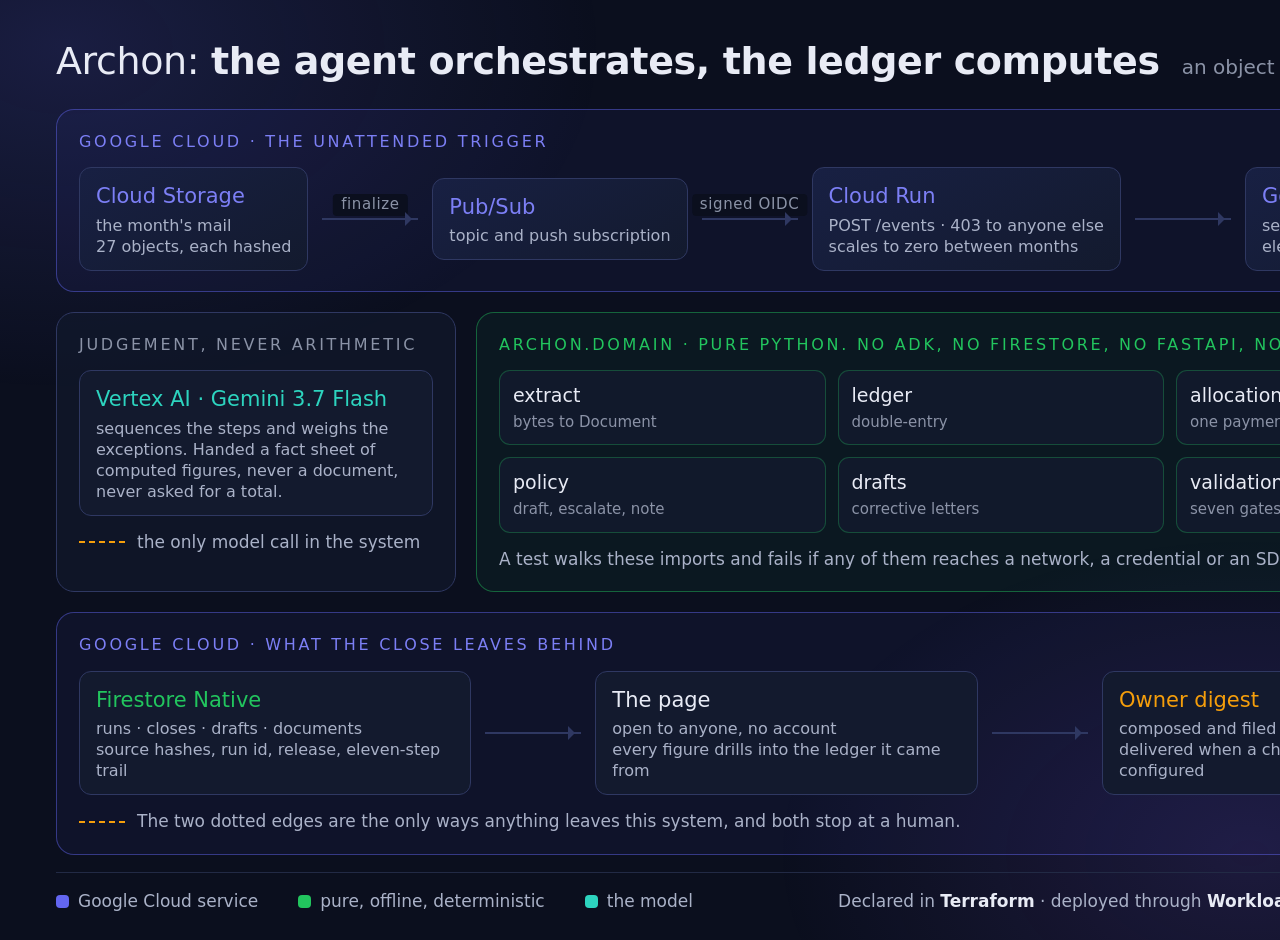
<file: video/architecture.html>
<!doctype html>
<html lang="en">
<head>
<meta charset="utf-8">
<title>Archon — architecture</title>
<!--
  The architecture diagram the submission asks for, rendered rather than drawn:
  every box here is a module or a service that exists, and the two dotted edges
  are the only places this system reaches the world.

  Rendered to PNG by video/shoot-stills.py. The README carries the same
  structure as mermaid, which GitHub renders inline; this is the version that
  can be handed to a form that wants a file.
-->
<style>
  :root {
    --bg: #0b0f1e; --card: #131a2e; --card-hi: #182043; --fill: #1b2440;
    --border: #222a45; --border-strong: #2f3862;
    --text: #e8ebf5; --text-2: #aab2c8; --text-3: #8b93a7;
    --primary: #6366f1; --primary-hi: #7c7ff5; --violet: #8b5cf6;
    --positive: #22c55e; --cyan: #2dd4bf; --warning: #f59e0b;
  }
  * { margin: 0; padding: 0; box-sizing: border-box; }
  html, body {
    width: 1920px; height: 940px; background: var(--bg); color: var(--text);
    font: 400 20px/1.45 "Segoe UI", -apple-system, system-ui, sans-serif;
    -webkit-font-smoothing: antialiased; overflow: hidden;
  }
  body::before {
    content: ""; position: fixed; inset: -20%;
    background:
      radial-gradient(44% 40% at 18% 18%, rgba(99,102,241,.17), transparent 68%),
      radial-gradient(40% 38% at 84% 82%, rgba(139,92,246,.14), transparent 66%);
  }
  main { position: relative; padding: 34px 56px 26px; height: 100%; display: flex; flex-direction: column; }

  header { display: flex; align-items: baseline; gap: 22px; margin-bottom: 20px; }
  header h1 { font-size: 38px; font-weight: 300; letter-spacing: -.01em; }
  header h1 b { font-weight: 600; }
  header .sub { font-size: 20px; color: var(--text-3); }

  .row { display: flex; gap: 20px; align-items: stretch; }
  .col { display: flex; flex-direction: column; gap: 16px; }

  .zone {
    border: 1px solid var(--border-strong); border-radius: 18px; padding: 20px 22px;
    background: rgba(19,26,46,.62); position: relative;
  }
  .zone > .z-title {
    font-size: 16px; letter-spacing: .17em; text-transform: uppercase;
    color: var(--text-3); margin-bottom: 14px;
  }
  .zone.gcp { border-color: rgba(99,102,241,.46); background: rgba(99,102,241,.055); }
  .zone.pure { border-color: rgba(34,197,94,.44); background: rgba(34,197,94,.05); }
  .zone.pure > .z-title { color: var(--positive); }
  .zone.gcp > .z-title { color: var(--primary-hi); }

  .node {
    border: 1px solid var(--border-strong); border-radius: 12px;
    padding: 13px 16px; background: var(--card); min-width: 150px;
  }
  .node .n { font-size: 21px; font-weight: 500; }
  .node .d { font-size: 16px; color: var(--text-2); margin-top: 3px; line-height: 1.32; }
  .node.svc { background: linear-gradient(150deg, var(--card-hi), var(--card)); }
  .node.svc .n { color: var(--primary-hi); }
  .node.model .n { color: var(--cyan); }
  .node.store .n { color: var(--positive); }
  .node.out .n { color: var(--warning); }

  .chain { display: flex; align-items: center; gap: 14px; flex-wrap: nowrap; }
  .arw { flex: 0 0 96px; height: 2px; background: var(--border-strong); position: relative; }
  .arw::after {
    content: ""; position: absolute; right: -1px; top: -6px;
    border: 7px solid transparent; border-left-color: var(--border-strong);
  }
  .arw.lbl::before {
    content: attr(data-l); position: absolute; top: -24px; left: 50%;
    transform: translateX(-50%); white-space: nowrap;
    font-size: 15px; color: var(--text-3); letter-spacing: .04em;
    background: var(--bg); padding: 0 8px; border-radius: 4px;
  }

  .grid8 { display: grid; grid-template-columns: repeat(4, 1fr); gap: 12px; }
  .pure-node {
    border: 1px solid rgba(34,197,94,.3); border-radius: 11px; padding: 11px 13px;
    background: rgba(19,26,46,.85);
  }
  .pure-node .n { font-size: 19px; font-weight: 500; }
  .pure-node .d { font-size: 15px; color: var(--text-3); margin-top: 2px; }

  .edge-note {
    margin-top: 14px; font-size: 17px; color: var(--text-2);
    display: flex; align-items: center; gap: 12px;
  }
  .dash { width: 46px; height: 0; border-top: 2px dashed var(--warning); }

  footer {
    margin-top: auto; padding-top: 16px; display: flex; gap: 40px; align-items: center;
    border-top: 1px solid var(--border); font-size: 17px; color: var(--text-2);
  }
  footer b { color: var(--text); }
  .keyline { display: flex; align-items: center; gap: 9px; }
  .swatch { width: 13px; height: 13px; border-radius: 4px; }
</style>
</head>
<body>
<main>
  <header>
    <h1>Archon: <b>the agent orchestrates, the ledger computes</b></h1>
    <span class="sub">an object landing in a bucket closes a month, unattended</span>
  </header>

  <div class="col" style="gap:20px">

    <!-- the trigger -->
    <div class="zone gcp">
      <div class="z-title">Google Cloud · the unattended trigger</div>
      <div class="chain">
        <div class="node svc"><div class="n">Cloud Storage</div>
          <div class="d">the month's mail<br>27 objects, each hashed</div></div>
        <div class="arw lbl" data-l="finalize"></div>
        <div class="node svc"><div class="n">Pub/Sub</div>
          <div class="d">topic and push subscription</div></div>
        <div class="arw lbl" data-l="signed OIDC"></div>
        <div class="node svc"><div class="n">Cloud Run</div>
          <div class="d">POST /events · 403 to anyone else<br>scales to zero between months</div></div>
        <div class="arw"></div>
        <div class="node svc"><div class="n">Google ADK agent</div>
          <div class="d">seven tools, one per step<br>eleven steps, nobody asked</div></div>
      </div>
    </div>

    <!-- what the agent may reach -->
    <div class="row">
      <div class="zone" style="flex:0 0 400px">
        <div class="z-title">Judgement, never arithmetic</div>
        <div class="node model"><div class="n">Vertex AI · Gemini 3.7 Flash</div>
          <div class="d">sequences the steps and weighs the exceptions.
            Handed a fact sheet of computed figures, never a document,
            never asked for a total.</div></div>
        <div class="edge-note"><span class="dash"></span>
          the only model call in the system</div>
      </div>

      <div class="zone pure" style="flex:1">
        <div class="z-title">archon.domain · pure Python. no ADK, no Firestore, no FastAPI, no network</div>
        <div class="grid8">
          <div class="pure-node"><div class="n">extract</div><div class="d">bytes to Document</div></div>
          <div class="pure-node"><div class="n">ledger</div><div class="d">double-entry</div></div>
          <div class="pure-node"><div class="n">allocation</div><div class="d">one payment, many loads</div></div>
          <div class="pure-node"><div class="n">exceptions</div><div class="d">ten detectors</div></div>
          <div class="pure-node"><div class="n">policy</div><div class="d">draft, escalate, note</div></div>
          <div class="pure-node"><div class="n">drafts</div><div class="d">corrective letters</div></div>
          <div class="pure-node"><div class="n">validation</div><div class="d">seven gates, can refuse</div></div>
          <div class="pure-node"><div class="n">digest</div><div class="d">the owner's letter</div></div>
        </div>
        <div class="edge-note">
          A test walks these imports and fails if any of them reaches a network,
          a credential or an SDK. That is why every figure reproduces on a laptop with no key.
        </div>
      </div>
    </div>

    <!-- where it lands -->
    <div class="zone gcp">
      <div class="z-title">Google Cloud · what the close leaves behind</div>
      <div class="chain">
        <div class="node store"><div class="n">Firestore Native</div>
          <div class="d">runs · closes · drafts · documents<br>source hashes, run id, release, eleven-step trail</div></div>
        <div class="arw"></div>
        <div class="node"><div class="n">The page</div>
          <div class="d">open to anyone, no account<br>every figure drills into the ledger it came from</div></div>
        <div class="arw"></div>
        <div class="node out"><div class="n">Owner digest</div>
          <div class="d">composed and filed<br>delivered when a channel is configured</div></div>
        <div class="arw"></div>
        <div class="node out"><div class="n">Counterparty letters</div>
          <div class="d">drafted and filed UNSENT<br>the one place a person is needed</div></div>
      </div>
      <div class="edge-note"><span class="dash"></span>
        The two dotted edges are the only ways anything leaves this system, and both stop at a human.
      </div>
    </div>
  </div>

  <footer>
    <span class="keyline"><span class="swatch" style="background:var(--primary)"></span>Google Cloud service</span>
    <span class="keyline"><span class="swatch" style="background:var(--positive)"></span>pure, offline, deterministic</span>
    <span class="keyline"><span class="swatch" style="background:var(--cyan)"></span>the model</span>
    <span style="margin-left:auto">Declared in <b>Terraform</b> · deployed through <b>Workload Identity Federation</b>, so no service-account key exists anywhere</span>
  </footer>
</main>
</body>
</html>
</file>
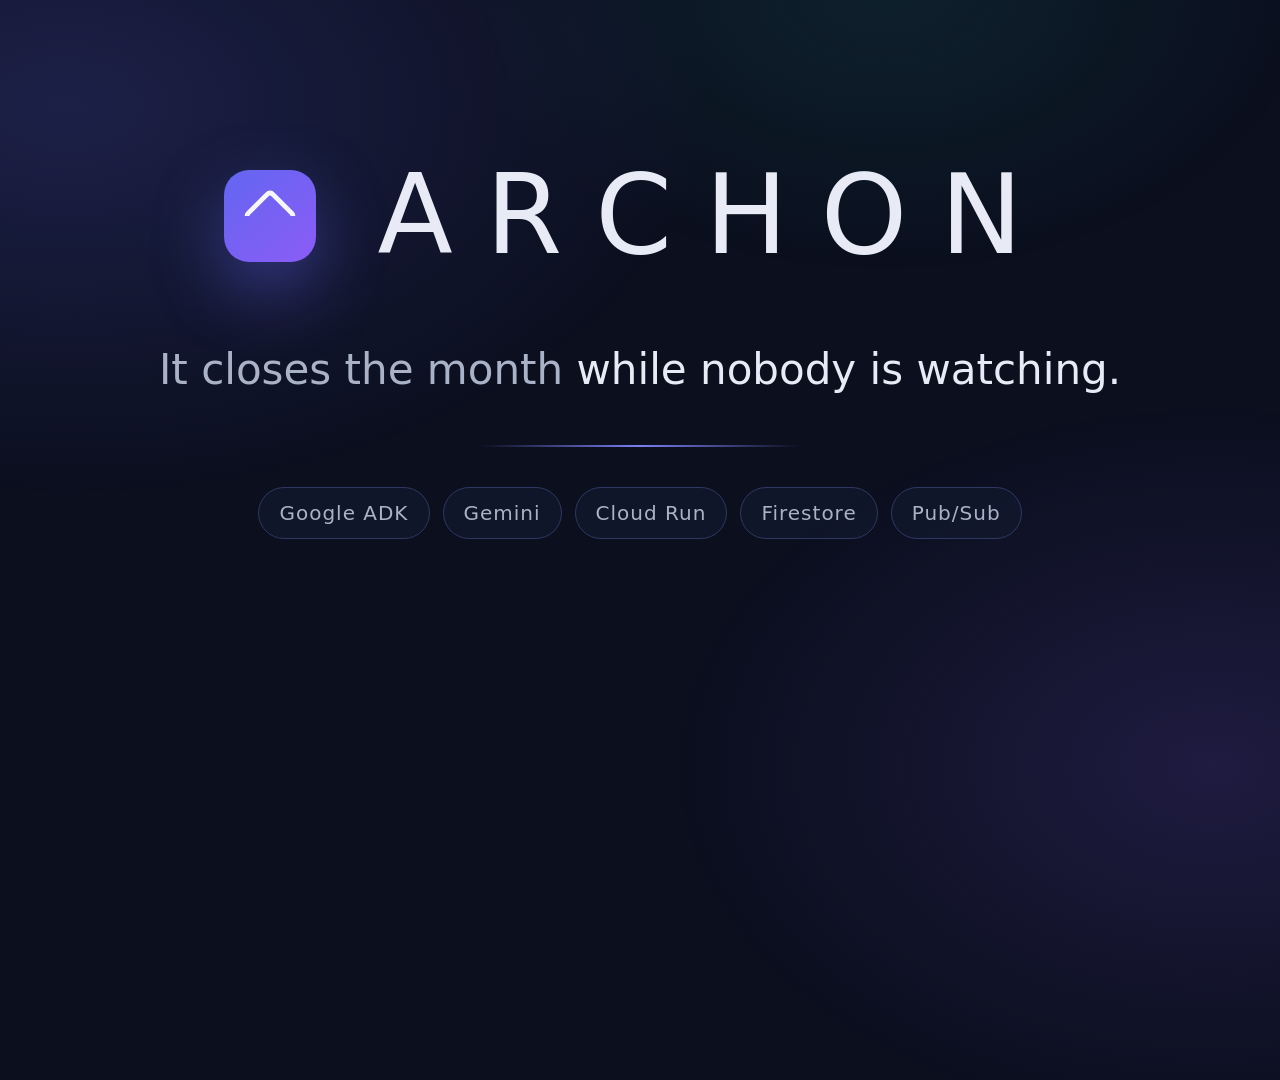
<file: video/deck.html>
<!doctype html>
<html lang="en">
<head>
<meta charset="utf-8">
<title>Archon — the slides the video opens and closes on</title>
<!--
  The video's own titles, not a route on the product: a bookkeeping service has
  no business serving a pitch deck, and a judge who found /deck on the
  deployment would be right to wonder. Filmed from file:// by
  video/capture_production.py, which drives it through window.archonDeck the
  same way it drives the guided tour, so the beats and the narration stay one
  timeline rather than two that drift.

  Every figure on these slides is Bell Ridge's July, the month the demo then
  closes on camera, and test_every_figure_on_the_opening_slides_is_a_figure_from_the_close
  holds them to it. The GCP slide is the exception and it is the honest kind:
  it renders the LIVE /api/health response, fetched from the deployment during
  the recording and injected by the capture, because a file:// page cannot
  reach across origins to fetch it itself.

  THE SAFE ZONE. build-video.py burns the captions in at the bottom of the
  frame. The first cut put the problem slide's punchline underneath them and
  the two collided on camera. Every stage now reserves --safe-bottom, and
  nothing may be laid out inside it.
-->
<style>
  :root {
    --bg: #0b0f1e; --bg-sunken: #080b16; --card: #131a2e; --card-hi: #182043;
    --fill: #1b2440; --border: #222a45; --border-strong: #2f3862;
    --text: #e8ebf5; --text-2: #aab2c8; --text-3: #8b93a7;
    --primary: #6366f1; --primary-hi: #7c7ff5; --violet: #8b5cf6;
    --positive: #22c55e; --cyan: #2dd4bf; --warning: #f59e0b;
    --error: #f43f5e; --info: #38bdf8;
    /* Measured off the first cut: the caption box tops out around y=830. */
    --safe-bottom: 300px;
  }

  * { margin: 0; padding: 0; box-sizing: border-box; }

  html, body {
    width: 1920px; height: 1080px; overflow: hidden;
    background: var(--bg); color: var(--text);
    font: 400 24px/1.5 "Segoe UI", -apple-system, system-ui, sans-serif;
    -webkit-font-smoothing: antialiased;
  }

  body::before {
    content: ""; position: fixed; inset: -30%;
    background:
      radial-gradient(46% 40% at 22% 26%, rgba(99,102,241,.20), transparent 68%),
      radial-gradient(40% 38% at 78% 72%, rgba(139,92,246,.16), transparent 66%),
      radial-gradient(34% 32% at 62% 18%, rgba(45,212,191,.09), transparent 62%);
    animation: drift 42s ease-in-out infinite alternate;
  }
  @keyframes drift {
    from { transform: translate3d(-2.5%, -1.5%, 0) scale(1); }
    to   { transform: translate3d(2.5%, 1.5%, 0) scale(1.09); }
  }

  .stage {
    position: fixed; inset: 0; display: none;
    padding: 72px 128px var(--safe-bottom);
    flex-direction: column; justify-content: center;
  }
  .stage.on { display: flex; }

  .num { font-variant-numeric: tabular-nums; font-feature-settings: "tnum" 1; }

  @keyframes rise { from { opacity: 0; transform: translateY(24px); } to { opacity: 1; transform: none; } }
  @keyframes widen { from { transform: scaleX(0); } to { transform: scaleX(1); } }
  @keyframes pop {
    0%   { opacity: 0; transform: translateY(16px) scale(.93); }
    62%  { opacity: 1; transform: translateY(-3px) scale(1.02); }
    100% { opacity: 1; transform: none; }
  }
  .stage.on [data-in] { opacity: 0; animation: rise .82s cubic-bezier(.2,.7,.3,1) forwards; }

  .kicker {
    font-size: 21px; letter-spacing: .26em; text-transform: uppercase;
    color: var(--primary-hi); margin-bottom: 20px;
  }
  h1 { font-size: 56px; font-weight: 300; line-height: 1.14; letter-spacing: -.01em; max-width: 1500px; }
  h1 b { font-weight: 600; }
  h1 .hi { color: var(--primary-hi); font-weight: 600; }

  /* ── 1. title ──────────────────────────────────────────────────────────── */
  #s-title { align-items: center; justify-content: center; text-align: center; }
  .mark { display: flex; align-items: center; gap: 28px; margin-bottom: 40px; }
  .glyph {
    width: 92px; height: 92px; border-radius: 25px; position: relative;
    background: linear-gradient(140deg, var(--primary) 0%, var(--violet) 100%);
    box-shadow: 0 26px 70px rgba(99,102,241,.44);
  }
  .glyph::after {
    content: ""; position: absolute; inset: 26px;
    border: 5px solid rgba(255,255,255,.94); border-radius: 7px;
    border-right-color: transparent; border-bottom-color: transparent;
    transform: rotate(45deg);
  }
  .wordmark { font-size: 110px; font-weight: 200; letter-spacing: .30em; padding-left: .30em; }
  .wordmark span { display: inline-block; opacity: 0; animation: pop .74s cubic-bezier(.2,.7,.3,1) forwards; }
  .tagline { font-size: 42px; font-weight: 300; color: var(--text-2); }
  .tagline b { color: var(--text); font-weight: 500; }
  .rule {
    width: 320px; height: 2px; margin: 44px auto 0; transform-origin: center;
    background: linear-gradient(90deg, transparent, var(--primary-hi), transparent);
    animation: widen 1.1s cubic-bezier(.2,.7,.3,1) .9s both;
  }
  .badges { display: flex; gap: 13px; margin-top: 40px; flex-wrap: wrap; justify-content: center; }
  .badge {
    padding: 10px 20px; border: 1px solid var(--border-strong); border-radius: 999px;
    background: rgba(19,26,46,.72); color: var(--text-2); font-size: 20px; letter-spacing: .05em;
  }

  /* ── 2. the problem ────────────────────────────────────────────────────── */
  .flow { margin-top: 44px; display: flex; align-items: center; gap: 40px; }
  .credit {
    padding: 26px 34px; border-radius: 18px; min-width: 372px;
    background: linear-gradient(150deg, var(--card-hi), var(--card));
    border: 1px solid var(--border-strong); box-shadow: 0 26px 64px rgba(0,0,0,.46);
  }
  .credit .lab { font-size: 19px; color: var(--text-3); letter-spacing: .1em; text-transform: uppercase; }
  .credit .amt { font-size: 58px; font-weight: 300; margin-top: 8px; color: var(--cyan); }
  .credit .sub { font-size: 20px; color: var(--text-2); margin-top: 8px; }
  .arrow { flex: 0 0 76px; height: 2px; background: var(--border-strong); position: relative; }
  .arrow::after {
    content: ""; position: absolute; right: -1px; top: -7px;
    border: 8px solid transparent; border-left-color: var(--border-strong);
  }
  .loads { display: grid; grid-template-columns: repeat(4, 1fr); gap: 13px; flex: 1; }
  .load {
    padding: 14px 17px; border-radius: 12px; background: var(--card);
    border: 1px solid var(--border); opacity: 0;
    animation: pop .58s cubic-bezier(.2,.7,.3,1) forwards;
  }
  .load .ref { font-size: 19px; color: var(--text-2); letter-spacing: .04em; }
  .load .val { font-size: 25px; margin-top: 4px; }
  .load.short  { border-color: rgba(244,63,94,.5);  background: rgba(244,63,94,.07); }
  .load.short .val  { color: var(--error); }
  .load.orphan { border-color: rgba(245,158,11,.5); background: rgba(245,158,11,.07); }
  .load.orphan .val { color: var(--warning); }
  .stage.on .load:nth-child(1) { animation-delay: 3.10s; }
  .stage.on .load:nth-child(2) { animation-delay: 3.32s; }
  .stage.on .load:nth-child(3) { animation-delay: 3.54s; }
  .stage.on .load:nth-child(4) { animation-delay: 3.76s; }
  .stage.on .load:nth-child(5) { animation-delay: 3.98s; }
  .stage.on .load:nth-child(6) { animation-delay: 4.20s; }
  .stage.on .load:nth-child(7) { animation-delay: 4.42s; }
  .stage.on .load:nth-child(8) { animation-delay: 4.64s; }

  .under { margin-top: 30px; display: flex; align-items: center; gap: 34px; flex-wrap: wrap; }
  .fee {
    display: inline-flex; align-items: baseline; gap: 14px;
    padding: 14px 24px; border-radius: 13px;
    background: rgba(245,158,11,.09); border: 1px solid rgba(245,158,11,.36);
    opacity: 0; animation: rise .8s cubic-bezier(.2,.7,.3,1) 6.0s forwards;
  }
  .fee .k { color: var(--warning); font-size: 22px; }
  .fee .v { font-size: 28px; color: var(--text); }
  .fee .n { color: var(--text-3); font-size: 20px; }
  .punch {
    font-size: 42px; font-weight: 300; line-height: 1.25;
    opacity: 0; animation: rise .95s cubic-bezier(.2,.7,.3,1) 8.4s forwards;
  }
  .punch b { font-weight: 600; color: var(--primary-hi); }

  /* ── 3. value ──────────────────────────────────────────────────────────── */
  .steps { margin-top: 40px; display: grid; grid-template-columns: repeat(3, 1fr); gap: 18px; }
  .step {
    padding: 22px 24px; border-radius: 15px; background: var(--card);
    border: 1px solid var(--border); opacity: 0;
    animation: rise .74s cubic-bezier(.2,.7,.3,1) forwards;
  }
  .stage.on .step:nth-child(1) { animation-delay: .70s; }
  .stage.on .step:nth-child(2) { animation-delay: .92s; }
  .stage.on .step:nth-child(3) { animation-delay: 1.14s; }
  .stage.on .step:nth-child(4) { animation-delay: 1.36s; }
  .stage.on .step:nth-child(5) { animation-delay: 1.58s; }
  .stage.on .step:nth-child(6) { animation-delay: 1.80s; }
  .step .i { font-size: 18px; letter-spacing: .16em; text-transform: uppercase; color: var(--primary-hi); }
  .step .t { font-size: 27px; font-weight: 500; margin-top: 8px; }
  .step .d { font-size: 19px; color: var(--text-2); margin-top: 6px; line-height: 1.4; }
  .outcome { margin-top: 34px; display: flex; align-items: center; gap: 44px;
             opacity: 0; animation: rise .9s cubic-bezier(.2,.7,.3,1) 2.4s forwards; }
  .figure .n { font-size: 56px; font-weight: 300; color: var(--positive); }
  .figure .n.cool { color: var(--cyan); }
  .figure .l { font-size: 19px; color: var(--text-3); margin-top: 4px; }
  .divider { width: 1px; height: 68px; background: var(--border-strong); }

  /* ── 4. it runs on Google Cloud ────────────────────────────────────────── */
  .facts { margin-top: 40px; display: grid; grid-template-columns: repeat(3, 1fr); gap: 18px; }
  .fact {
    padding: 24px 28px; border-radius: 15px; border: 1px solid var(--border-strong);
    background: linear-gradient(150deg, var(--card-hi), var(--card));
    opacity: 0; animation: rise .7s cubic-bezier(.2,.7,.3,1) forwards;
  }
  .stage.on .fact:nth-child(1) { animation-delay: .55s; }
  .stage.on .fact:nth-child(2) { animation-delay: .75s; }
  .stage.on .fact:nth-child(3) { animation-delay: .95s; }
  .stage.on .fact:nth-child(4) { animation-delay: 1.15s; }
  .stage.on .fact:nth-child(5) { animation-delay: 1.35s; }
  .stage.on .fact:nth-child(6) { animation-delay: 1.55s; }
  .fact .k { font-size: 18px; letter-spacing: .14em; text-transform: uppercase; color: var(--text-3); }
  .fact .v { font-size: 34px; font-weight: 500; margin-top: 8px; }
  /* The host is 38 characters and break-all split it mid-word, which reads as
     a rendering fault rather than a URL. It gets the width of two cards and a
     size that fits on one line. */
  .fact.wide { grid-column: span 2; }
  .fact.wide .v { font-size: 40px; }
  .fact .v.cool { color: var(--cyan); }
  .fact .v.ok { color: var(--positive); }
  .live {
    margin-top: 30px; display: inline-flex; align-items: center; gap: 14px;
    align-self: flex-start; padding: 13px 24px; border-radius: 999px;
    background: rgba(34,197,94,.08); border: 1px solid rgba(34,197,94,.34);
    opacity: 0; animation: rise .8s cubic-bezier(.2,.7,.3,1) 1.9s forwards;
  }
  .live .dot {
    width: 11px; height: 11px; border-radius: 50%; background: var(--positive);
    box-shadow: 0 0 0 0 rgba(34,197,94,.6); animation: ping 1.9s ease-out infinite;
  }
  @keyframes ping { to { box-shadow: 0 0 0 15px rgba(34,197,94,0); } }
  .live .t { font-size: 22px; color: var(--text-2); }
  .live .t b { color: var(--text); }

  /* ── 5. the close ──────────────────────────────────────────────────────── */
  #s-outro { align-items: center; justify-content: center; text-align: center; }
  #s-outro .mark { margin-bottom: 30px; }
  .outro-line { font-size: 46px; font-weight: 300; line-height: 1.3; max-width: 1400px; }
  .outro-line b { font-weight: 600; }
  .outro-line .hi { color: var(--primary-hi); font-weight: 600; }
  .links { margin-top: 44px; display: flex; gap: 18px; justify-content: center; flex-wrap: wrap; }
  .link {
    padding: 16px 30px; border-radius: 14px; border: 1px solid var(--border-strong);
    background: rgba(19,26,46,.8); font-size: 25px; color: var(--text);
  }
  .link span { color: var(--text-3); font-size: 20px; display: block; margin-bottom: 4px;
               letter-spacing: .12em; text-transform: uppercase; }
</style>
</head>
<body>

<section class="stage" id="s-title">
  <div class="mark">
    <div class="glyph" data-in style="animation-delay:.1s"></div>
    <div class="wordmark" id="wordmark"></div>
  </div>
  <p class="tagline" data-in style="animation-delay:1.35s">
    It closes the month <b>while nobody is watching.</b>
  </p>
  <div class="rule"></div>
  <div class="badges">
    <span class="badge" data-in style="animation-delay:1.9s">Google ADK</span>
    <span class="badge" data-in style="animation-delay:2.0s">Gemini</span>
    <span class="badge" data-in style="animation-delay:2.1s">Cloud Run</span>
    <span class="badge" data-in style="animation-delay:2.2s">Firestore</span>
    <span class="badge" data-in style="animation-delay:2.3s">Pub/Sub</span>
  </div>
</section>

<section class="stage" id="s-problem">
  <p class="kicker" data-in>The month nobody closes</p>
  <h1 data-in style="animation-delay:.2s">
    A broker does not pay per load.
    It pays <b>once a fortnight</b> — one bank credit, covering eight.
  </h1>

  <div class="flow">
    <div class="credit" data-in style="animation-delay:1.5s">
      <div class="lab">One bank credit</div>
      <div class="amt num">$18,667.65</div>
      <div class="sub">Thackery Freight Exchange · TFX-RA-4417</div>
    </div>
    <div class="arrow" data-in style="animation-delay:2.6s"></div>
    <!-- The eight lines TFX-RA-4417 actually settles, at the amounts it
         actually paid. Two are the month's own defects, marked and not
         narrated: L-7105 was invoiced 2,460.00 and paid 2,260.00, and L-7099
         is paid with no load confirmation anywhere in the mail. The demo finds
         both on camera a minute later. -->
    <div class="loads">
      <div class="load"><div class="ref">L-7101</div><div class="val num">$2,450</div></div>
      <div class="load"><div class="ref">L-7102</div><div class="val num">$3,250</div></div>
      <div class="load"><div class="ref">L-7103</div><div class="val num">$1,875</div></div>
      <div class="load"><div class="ref">L-7104</div><div class="val num">$2,940</div></div>
      <div class="load short"><div class="ref">L-7105</div><div class="val num">$2,260</div></div>
      <div class="load"><div class="ref">L-7106</div><div class="val num">$3,480</div></div>
      <div class="load"><div class="ref">L-7107</div><div class="val num">$1,650</div></div>
      <div class="load orphan"><div class="ref">L-7099</div><div class="val num">$1,340</div></div>
    </div>
  </div>

  <div class="under">
    <div class="fee">
      <span class="k">− factoring fee</span>
      <span class="v num">$577.35</span>
      <span class="n">charged once on the batch</span>
    </div>
    <p class="punch">The bank shows <b>one number.</b> The books need <b>eight.</b></p>
  </div>
</section>

<section class="stage" id="s-value">
  <p class="kicker" data-in>What Archon does about it</p>
  <h1 data-in style="animation-delay:.2s">
    Eleven steps, <b>start to finish, with nobody in the loop.</b>
  </h1>
  <div class="steps">
    <div class="step"><div class="i">01</div><div class="t">Reads the mail</div>
      <div class="d">Documents land in Cloud Storage. Pub/Sub wakes the agent. Nothing is pressed.</div></div>
    <div class="step"><div class="i">02</div><div class="t">Posts the books</div>
      <div class="d">A double-entry journal, and the broker payment split back across the loads it settles.</div></div>
    <div class="step"><div class="i">03</div><div class="t">Finds what is wrong</div>
      <div class="d">Ten deterministic detectors. Short payments, duplicate charges, spend with no paperwork.</div></div>
    <div class="step"><div class="i">04</div><div class="t">Writes the letters</div>
      <div class="d">The corrective documents, drafted and filed unsent. Approval stays with the owner.</div></div>
    <div class="step"><div class="i">05</div><div class="t">Checks its own work</div>
      <div class="d">Seven gates over the finished books. A close it cannot verify is blocked, not filed.</div></div>
    <div class="step"><div class="i">06</div><div class="t">Files the month</div>
      <div class="d">Books, drafts and an eleven-step trail in Firestore, tied to the bytes they came from.</div></div>
  </div>
  <div class="outcome">
    <div class="figure"><div class="n num">$612.85</div><div class="l">was quietly leaking, and is recoverable</div></div>
    <div class="divider"></div>
    <div class="figure"><div class="n cool num">10</div><div class="l">exceptions found, three of them errors</div></div>
    <div class="divider"></div>
    <div class="figure"><div class="n cool num">5</div><div class="l">letters written, and not one of them sent</div></div>
  </div>
</section>

<section class="stage" id="s-cloud">
  <p class="kicker" data-in>This is not a laptop</p>
  <h1 data-in style="animation-delay:.2s">
    The deployment <b>answers for itself</b> — and this is what it just said.
  </h1>
  <div class="facts">
    <div class="fact wide"><div class="k">Serving from</div><div class="v cool" id="f-url">—</div></div>
    <div class="fact"><div class="k">Cloud Run revision</div><div class="v" id="f-revision">—</div></div>
    <div class="fact"><div class="k">Release</div><div class="v" id="f-release">—</div></div>
    <div class="fact"><div class="k">Trail persisted to</div><div class="v ok" id="f-store">—</div></div>
    <div class="fact"><div class="k">Close driven by</div><div class="v ok" id="f-driver">—</div></div>
    <div class="fact"><div class="k">Model</div><div class="v ok" id="f-model">—</div></div>
  </div>
  <div class="live">
    <span class="dot"></span>
    <span class="t">Read from <b id="f-endpoint">/api/health</b> during this recording. The
      month on screen was closed by <b id="f-closerel">that same release</b>.</span>
  </div>
</section>

<section class="stage" id="s-outro">
  <div class="mark">
    <div class="glyph" data-in style="animation-delay:.05s"></div>
    <div class="wordmark" id="wordmark2"></div>
  </div>
  <p class="outro-line" data-in style="animation-delay:1.1s">
    It runs on <b>Google Cloud</b>, it closes the month
    <b>while nobody is watching</b>, and every figure it shows can be
    <span class="hi">traced back to the bytes it came from.</span>
  </p>
  <div class="links">
    <div class="link" data-in style="animation-delay:1.7s">
      <span>Try it, no account</span>archon-70489367760.us-central1.run.app</div>
    <div class="link" data-in style="animation-delay:1.85s">
      <span>Source</span>github.com/upgradedev/archon-gcp-agentic</div>
  </div>
</section>

<script>
  const letters = (id) => {
    document.getElementById(id).innerHTML = [..."ARCHON"]
      .map((c, i) => `<span style="animation-delay:${(0.42 + i * 0.085).toFixed(3)}s">${c}</span>`)
      .join("");
  };
  letters("wordmark");
  letters("wordmark2");

  const STAGES = ["s-title", "s-problem", "s-value", "s-cloud", "s-outro"];
  window.archonDeck = {
    length: STAGES.length,
    show(n) {
      STAGES.forEach((id) => document.getElementById(id).classList.remove("on"));
      const el = document.getElementById(STAGES[n]);
      if (!el) return false;
      void el.offsetWidth;               // reflow, so the animations replay
      el.classList.add("on");
      return true;
    },
    /** The live health payload, handed in by the capture.
     *
     * A file:// page cannot fetch across origins, so the capture reads
     * /api/health on the deployment's own origin and passes the parsed object
     * here. Nothing on this slide is written by hand: if the deployment says
     * something different, the slide says something different.
     */
    health(h) {
      const put = (id, v) => { document.getElementById(id).textContent = v; };
      put("f-url", (h.served_from || "").replace(/^https?:\/\//, ""));
      put("f-revision", h.revision || "—");
      put("f-release", h.release || "—");
      put("f-store", h.store || "—");
      put("f-driver", (h.last_close && h.last_close.driver) || h.close_path || "—");
      put("f-model", h.model || "—");
      put("f-endpoint", (h.served_from || "") + "/api/health");
      const same = h.last_close && h.last_close.release === h.release;
      put("f-closerel", same ? `release ${h.release}, the one serving this page`
                             : `release ${(h.last_close || {}).release || "—"}`);
      return true;
    },
  };
  window.archonDeck.show(0);
</script>
</body>
</html>
</file>
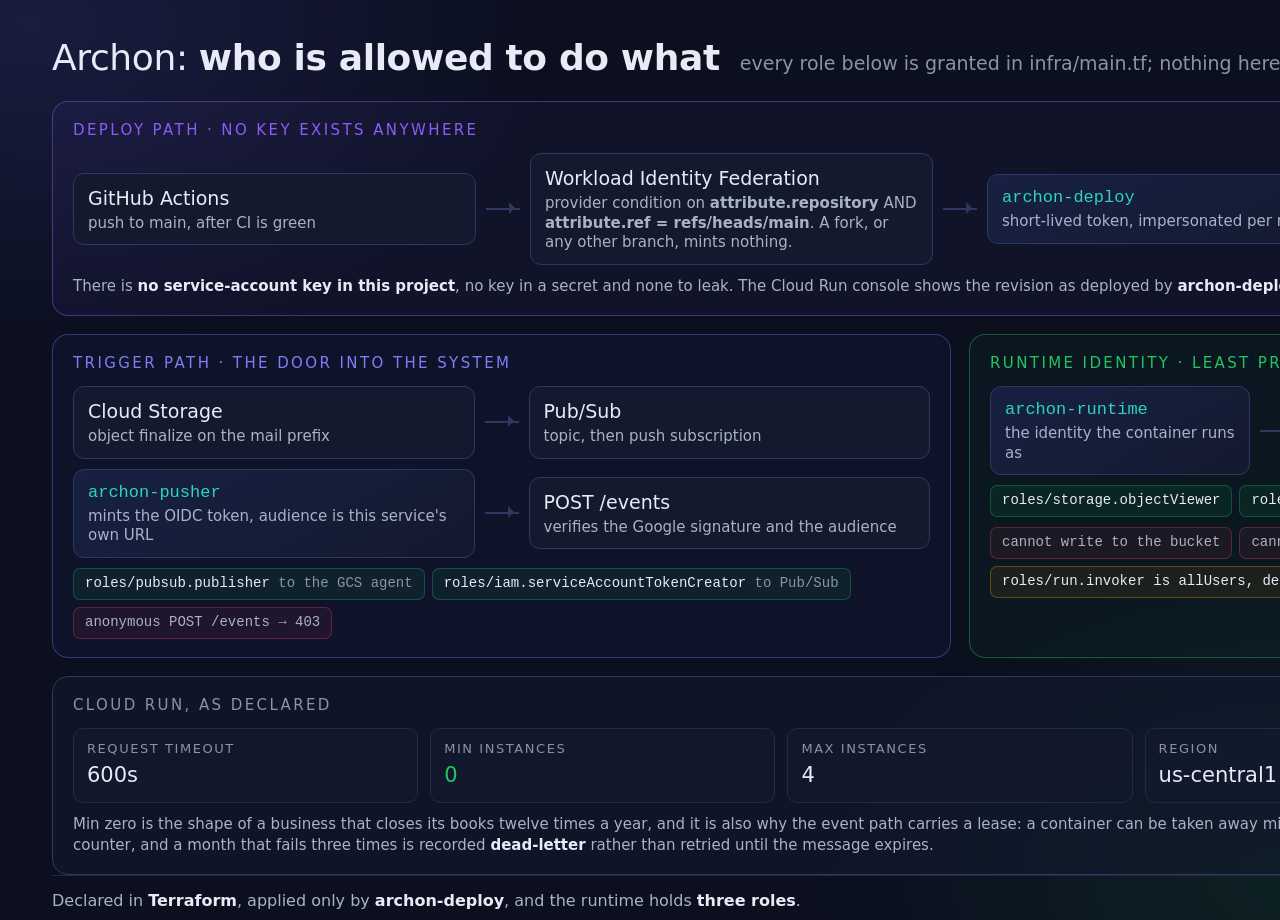
<file: video/infra.html>
<!doctype html>
<html lang="en">
<head>
<meta charset="utf-8">
<title>Archon — infrastructure and identity</title>
<!--
  The second diagram: not what the system does, but who is allowed to do it.

  Every name, role and number here is read off infra/main.tf and
  scripts/setup-cd.sh rather than described from memory. If a role is written
  on this page it is granted in the Terraform, and if it is not granted it is
  not on the page. Rendered to PNG by video/shoot-stills.py.
-->
<style>
  :root {
    --bg: #0b0f1e; --card: #131a2e; --card-hi: #182043;
    --border: #222a45; --border-strong: #2f3862;
    --text: #e8ebf5; --text-2: #aab2c8; --text-3: #8b93a7;
    --primary: #6366f1; --primary-hi: #7c7ff5; --violet: #8b5cf6;
    --positive: #22c55e; --cyan: #2dd4bf; --warning: #f59e0b; --error: #f43f5e;
  }
  * { margin: 0; padding: 0; box-sizing: border-box; }
  html, body {
    width: 1920px; height: 920px; background: var(--bg); color: var(--text);
    font: 400 19px/1.42 "Segoe UI", -apple-system, system-ui, sans-serif;
    -webkit-font-smoothing: antialiased; overflow: hidden;
  }
  body::before {
    content: ""; position: fixed; inset: -20%;
    background:
      radial-gradient(44% 40% at 16% 16%, rgba(99,102,241,.16), transparent 68%),
      radial-gradient(40% 38% at 86% 84%, rgba(34,197,94,.10), transparent 66%);
  }
  main { position: relative; padding: 32px 52px 24px; height: 100%; display: flex; flex-direction: column; }

  header { display: flex; align-items: baseline; gap: 20px; margin-bottom: 18px; }
  header h1 { font-size: 36px; font-weight: 300; letter-spacing: -.01em; }
  header h1 b { font-weight: 600; }
  header .sub { font-size: 19px; color: var(--text-3); }

  .cols { display: grid; grid-template-columns: 1fr 1fr; gap: 18px; }
  .zone {
    border: 1px solid var(--border-strong); border-radius: 16px; padding: 18px 20px;
    background: rgba(19,26,46,.62);
  }
  .zone .z-title {
    font-size: 15px; letter-spacing: .16em; text-transform: uppercase;
    color: var(--text-3); margin-bottom: 12px;
  }
  .zone.deploy { border-color: rgba(139,92,246,.44); background: rgba(139,92,246,.05); }
  .zone.deploy .z-title { color: var(--violet); }
  .zone.runtime { border-color: rgba(34,197,94,.4); background: rgba(34,197,94,.045); }
  .zone.runtime .z-title { color: var(--positive); }
  .zone.trigger { border-color: rgba(99,102,241,.44); background: rgba(99,102,241,.05); }
  .zone.trigger .z-title { color: var(--primary-hi); }

  .chain { display: flex; align-items: center; gap: 10px; flex-wrap: nowrap; }
  .node {
    border: 1px solid var(--border-strong); border-radius: 11px;
    padding: 11px 14px; background: var(--card); flex: 1;
  }
  .node .n { font-size: 19px; font-weight: 500; }
  .node .d { font-size: 15px; color: var(--text-2); margin-top: 2px; line-height: 1.3; }
  .node.sa { background: linear-gradient(150deg, var(--card-hi), var(--card)); }
  .node.sa .n { color: var(--cyan); font-family: ui-monospace, "Cascadia Mono", monospace; font-size: 17px; }
  .arw { flex: 0 0 34px; height: 2px; background: var(--border-strong); position: relative; }
  .arw::after {
    content: ""; position: absolute; right: -1px; top: -6px;
    border: 6px solid transparent; border-left-color: var(--border-strong);
  }

  .roles { margin-top: 10px; display: flex; flex-wrap: wrap; gap: 7px; }
  .role {
    font-family: ui-monospace, "Cascadia Mono", monospace; font-size: 14px;
    padding: 5px 11px; border-radius: 7px;
    background: rgba(34,197,94,.08); border: 1px solid rgba(34,197,94,.3); color: var(--text);
  }
  .role.deny { background: rgba(244,63,94,.07); border-color: rgba(244,63,94,.32); color: var(--text-2); }
  .role.warn { background: rgba(245,158,11,.08); border-color: rgba(245,158,11,.32); }

  .note { margin-top: 11px; font-size: 15px; color: var(--text-2); line-height: 1.4; }
  .note b { color: var(--text); }

  .wide { grid-column: 1 / -1; }
  .facts { display: grid; grid-template-columns: repeat(5, 1fr); gap: 12px; margin-top: 4px; }
  .fact { border: 1px solid var(--border); border-radius: 10px; padding: 11px 13px; background: rgba(19,26,46,.8); }
  .fact .k { font-size: 13px; letter-spacing: .12em; text-transform: uppercase; color: var(--text-3); }
  .fact .v { font-size: 21px; font-weight: 500; margin-top: 3px; }
  .fact .v.ok { color: var(--positive); }

  footer {
    margin-top: auto; padding-top: 14px; border-top: 1px solid var(--border);
    font-size: 16px; color: var(--text-2); display: flex; gap: 34px; align-items: center;
  }
  footer b { color: var(--text); }
</style>
</head>
<body>
<main>
  <header>
    <h1>Archon: <b>who is allowed to do what</b></h1>
    <span class="sub">every role below is granted in infra/main.tf; nothing here is granted anywhere else</span>
  </header>

  <div class="cols">

    <div class="zone deploy wide">
      <div class="z-title">Deploy path · no key exists anywhere</div>
      <div class="chain">
        <div class="node"><div class="n">GitHub Actions</div>
          <div class="d">push to main, after CI is green</div></div>
        <div class="arw"></div>
        <div class="node"><div class="n">Workload Identity Federation</div>
          <div class="d">provider condition on <b>attribute.repository</b> AND
            <b>attribute.ref = refs/heads/main</b>. A fork, or any other branch, mints nothing.</div></div>
        <div class="arw"></div>
        <div class="node sa"><div class="n">archon-deploy</div>
          <div class="d">short-lived token, impersonated per run</div></div>
        <div class="arw"></div>
        <div class="node"><div class="n">Terraform apply</div>
          <div class="d">the only thing that changes the deployment</div></div>
      </div>
      <div class="note">
        There is <b>no service-account key in this project</b>, no key in a secret and
        none to leak. The Cloud Run console shows the revision as deployed by
        <b>archon-deploy@…iam.gserviceaccount.com</b>, which is that claim made visible.
      </div>
    </div>

    <div class="zone trigger">
      <div class="z-title">Trigger path · the door into the system</div>
      <div class="chain">
        <div class="node"><div class="n">Cloud Storage</div>
          <div class="d">object finalize on the mail prefix</div></div>
        <div class="arw"></div>
        <div class="node"><div class="n">Pub/Sub</div>
          <div class="d">topic, then push subscription</div></div>
      </div>
      <div class="chain" style="margin-top:10px">
        <div class="node sa"><div class="n">archon-pusher</div>
          <div class="d">mints the OIDC token, audience is this service's own URL</div></div>
        <div class="arw"></div>
        <div class="node"><div class="n">POST /events</div>
          <div class="d">verifies the Google signature and the audience</div></div>
      </div>
      <div class="roles">
        <span class="role">roles/pubsub.publisher <span style="color:var(--text-3)">to the GCS agent</span></span>
        <span class="role">roles/iam.serviceAccountTokenCreator <span style="color:var(--text-3)">to Pub/Sub</span></span>
        <span class="role deny">anonymous POST /events → 403</span>
      </div>
    </div>

    <div class="zone runtime">
      <div class="z-title">Runtime identity · least privilege, and what it cannot do</div>
      <div class="chain">
        <div class="node sa" style="flex:0 0 260px"><div class="n">archon-runtime</div>
          <div class="d">the identity the container runs as</div></div>
        <div class="arw"></div>
        <div class="node"><div class="n">Three grants, and only three</div>
          <div class="d">read the mail, write the trail, call the model</div></div>
      </div>
      <div class="roles">
        <span class="role">roles/storage.objectViewer</span>
        <span class="role">roles/datastore.user</span>
        <span class="role">roles/aiplatform.user</span>
      </div>
      <div class="roles">
        <span class="role deny">cannot write to the bucket</span>
        <span class="role deny">cannot change IAM</span>
        <span class="role deny">cannot deploy</span>
        <span class="role warn">roles/run.invoker is allUsers, deliberately: the page needs no account</span>
      </div>
    </div>

    <div class="zone wide">
      <div class="z-title">Cloud Run, as declared</div>
      <div class="facts">
        <div class="fact"><div class="k">Request timeout</div><div class="v">600s</div></div>
        <div class="fact"><div class="k">Min instances</div><div class="v ok">0</div></div>
        <div class="fact"><div class="k">Max instances</div><div class="v">4</div></div>
        <div class="fact"><div class="k">Region</div><div class="v">us-central1</div></div>
        <div class="fact"><div class="k">State</div><div class="v ok">Firestore Native</div></div>
      </div>
      <div class="note">
        Min zero is the shape of a business that closes its books twelve times a year, and it is
        also why the event path carries a lease: a container can be taken away mid-close, so the
        claim on a month is a compare-and-set on an attempt counter, and a month that fails three
        times is recorded <b>dead-letter</b> rather than retried until the message expires.
      </div>
    </div>
  </div>

  <footer>
    <span>Declared in <b>Terraform</b>, applied only by <b>archon-deploy</b>, and the runtime holds
      <b>three roles</b>.</span>
    <span style="margin-left:auto">github.com/upgradedev/archon-gcp-agentic</span>
  </footer>
</main>
</body>
</html>
</file>
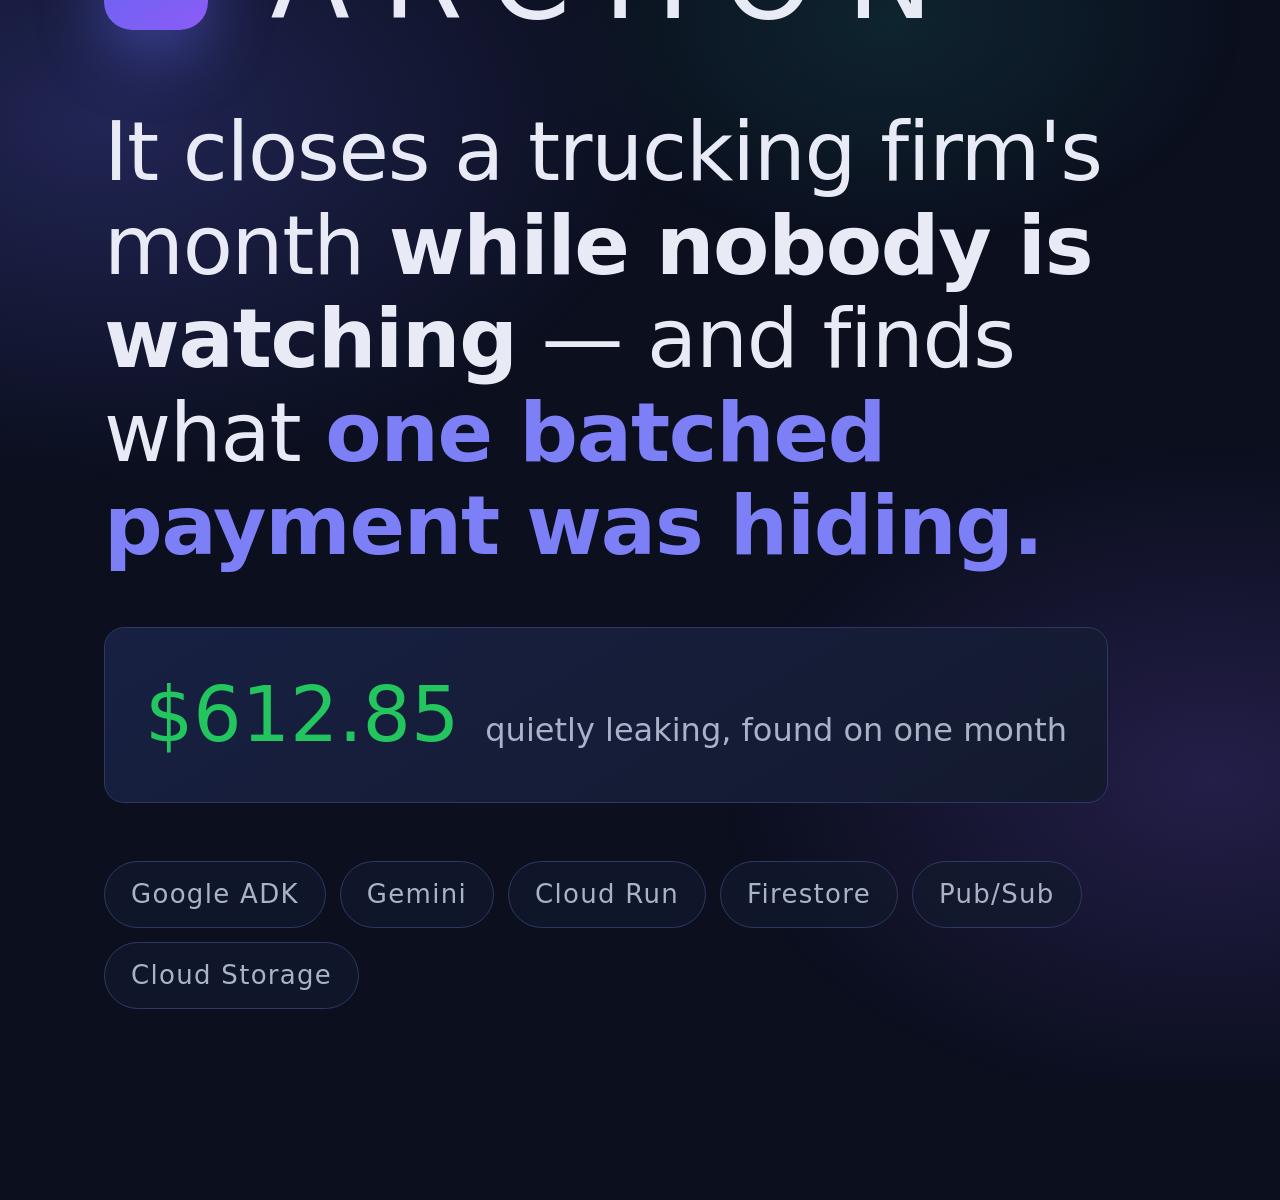
<file: video/thumbnail.html>
<!doctype html>
<html lang="en">
<head>
<meta charset="utf-8">
<title>Archon — gallery thumbnail</title>
<!--
  1800x1200, which is the 3:2 Devpost asks for. It is rendered at about 300px
  wide in the project gallery, so everything here is sized to survive that: one
  wordmark, one sentence, one figure. The stack badges are the only small text
  and they are legible rather than load-bearing.

  Rendered by video/shoot-stills.py. Every figure is Bell Ridge's July, the same
  month the demo closes, and the same guard that holds the deck holds this.
-->
<style>
  :root {
    --bg: #0b0f1e; --card: #131a2e; --card-hi: #182043; --border-strong: #2f3862;
    --text: #e8ebf5; --text-2: #aab2c8; --text-3: #8b93a7;
    --primary: #6366f1; --primary-hi: #7c7ff5; --violet: #8b5cf6;
    --positive: #22c55e; --cyan: #2dd4bf;
  }
  * { margin: 0; padding: 0; box-sizing: border-box; }
  html, body {
    width: 1800px; height: 1200px; overflow: hidden;
    background: var(--bg); color: var(--text);
    font: 400 24px/1.5 "Segoe UI", -apple-system, system-ui, sans-serif;
    -webkit-font-smoothing: antialiased;
  }
  body::before {
    content: ""; position: fixed; inset: -20%;
    background:
      radial-gradient(46% 42% at 20% 24%, rgba(99,102,241,.26), transparent 68%),
      radial-gradient(42% 40% at 82% 76%, rgba(139,92,246,.20), transparent 66%),
      radial-gradient(32% 30% at 64% 16%, rgba(45,212,191,.11), transparent 62%);
  }
  main {
    position: fixed; inset: 0; padding: 96px 104px;
    display: flex; flex-direction: column; justify-content: center;
  }
  .mark { display: flex; align-items: center; gap: 30px; margin-bottom: 40px; }
  .glyph {
    width: 104px; height: 104px; border-radius: 28px; position: relative;
    background: linear-gradient(140deg, var(--primary) 0%, var(--violet) 100%);
    box-shadow: 0 24px 64px rgba(99,102,241,.46);
  }
  .glyph::after {
    content: ""; position: absolute; inset: 29px;
    border: 6px solid rgba(255,255,255,.95); border-radius: 8px;
    border-right-color: transparent; border-bottom-color: transparent;
    transform: rotate(45deg);
  }
  .wordmark { font-size: 116px; font-weight: 200; letter-spacing: .28em; padding-left: .28em; }

  h1 {
    font-size: 82px; font-weight: 300; line-height: 1.14; letter-spacing: -.015em;
    max-width: 1560px;
  }
  h1 b { font-weight: 600; }
  h1 .hi { color: var(--primary-hi); font-weight: 600; }

  .found {
    margin-top: 54px; display: flex; align-items: baseline; gap: 26px;
    padding: 30px 40px; border-radius: 20px; align-self: flex-start;
    background: linear-gradient(150deg, var(--card-hi), var(--card));
    border: 1px solid var(--border-strong);
  }
  .found .n { font-size: 76px; font-weight: 300; color: var(--positive); }
  .found .l { font-size: 32px; color: var(--text-2); }

  .badges { display: flex; gap: 14px; margin-top: 58px; flex-wrap: wrap; }
  .badge {
    padding: 13px 26px; border: 1px solid var(--border-strong); border-radius: 999px;
    background: rgba(19,26,46,.7); color: var(--text-2);
    font-size: 26px; letter-spacing: .05em;
  }
  .num { font-variant-numeric: tabular-nums; }
</style>
</head>
<body>
<main>
  <div class="mark">
    <div class="glyph"></div>
    <div class="wordmark">ARCHON</div>
  </div>

  <h1>It closes a trucking firm's month <b>while nobody is watching</b> —
    and finds what <span class="hi">one batched payment was hiding.</span></h1>

  <div class="found">
    <span class="n num">$612.85</span>
    <span class="l">quietly leaking, found on one month</span>
  </div>

  <div class="badges">
    <span class="badge">Google ADK</span>
    <span class="badge">Gemini</span>
    <span class="badge">Cloud Run</span>
    <span class="badge">Firestore</span>
    <span class="badge">Pub/Sub</span>
    <span class="badge">Cloud Storage</span>
  </div>
</main>
</body>
</html>
</file>
